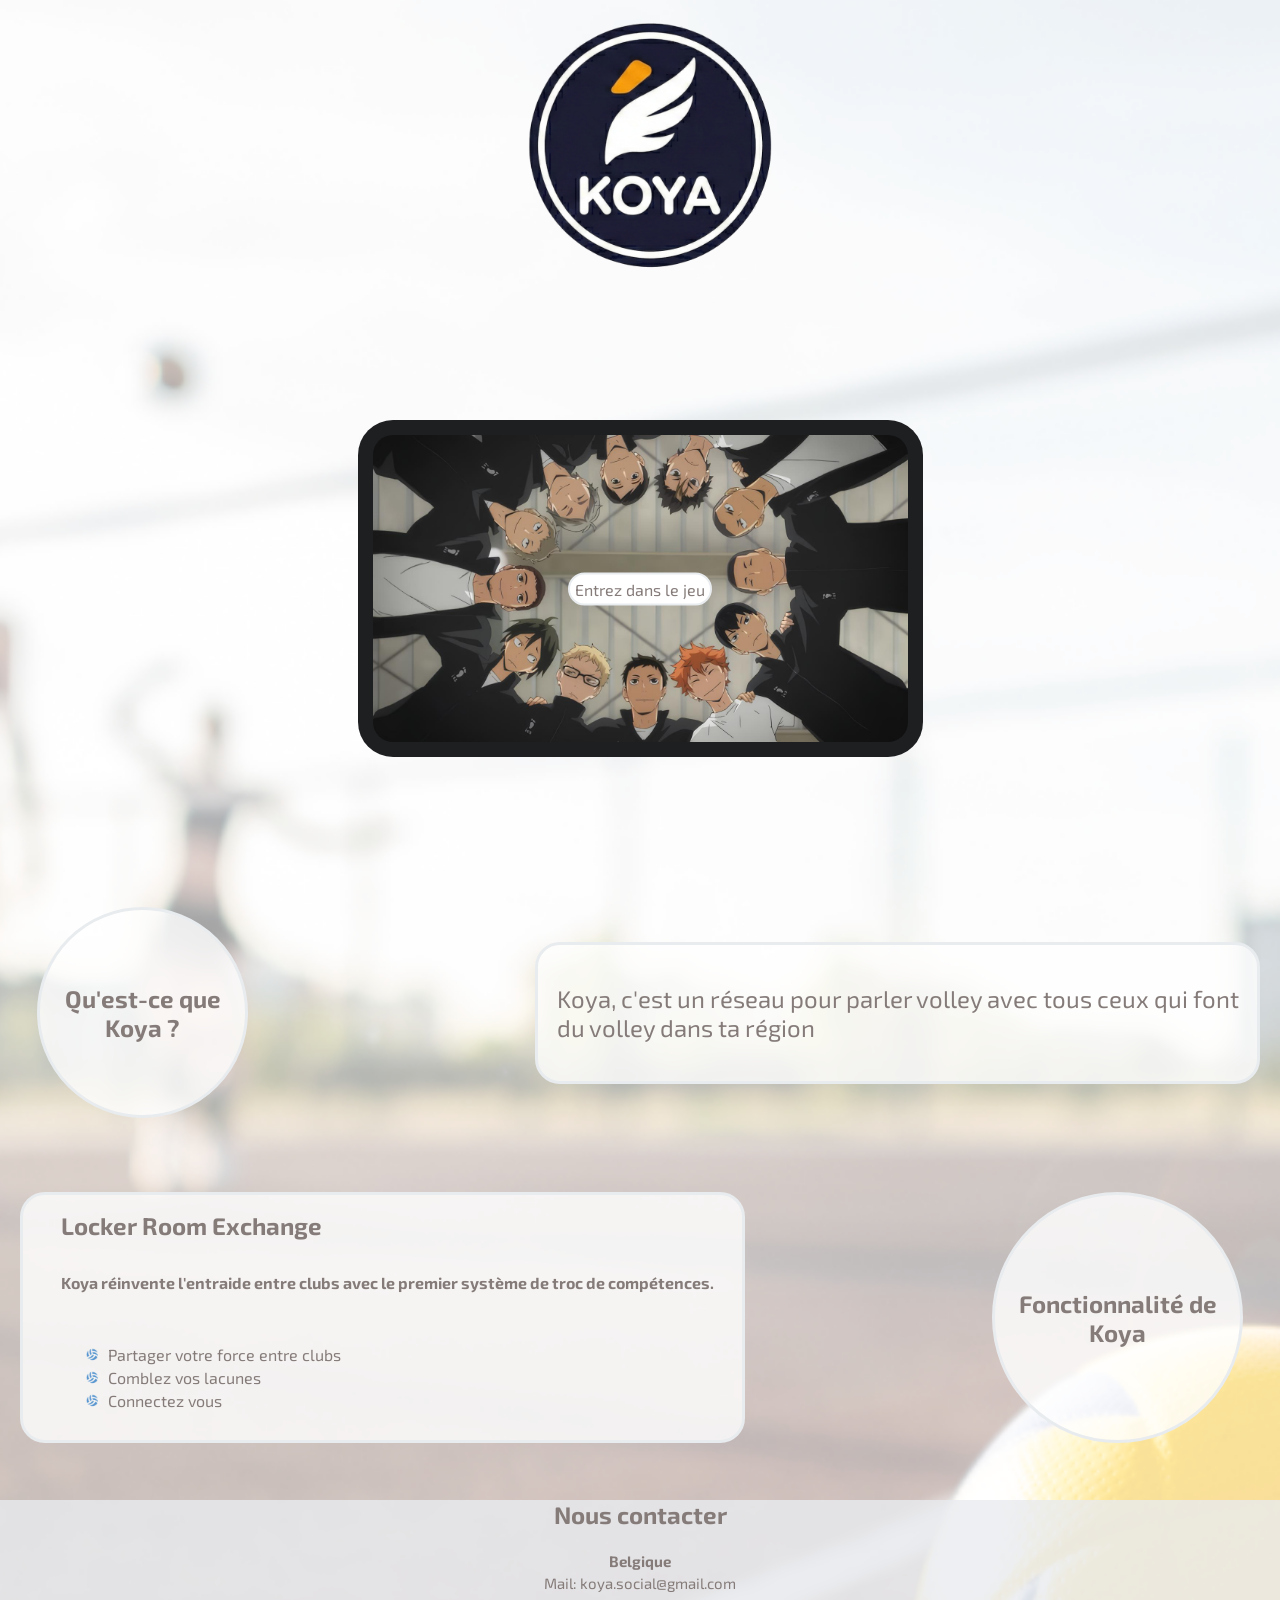
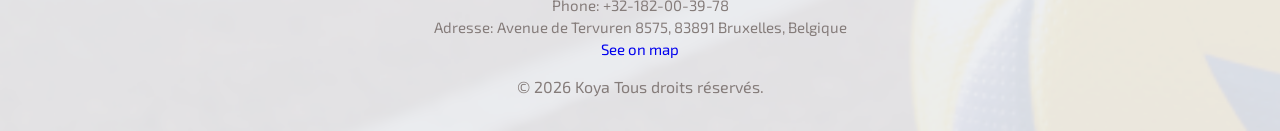
<file: index.html>
<!DOCTYPE html>
<html lang="fr">
<head>
    <meta charset="UTF-8">
    <meta name="viewport" content="width=device-width, initial-scale=1.0">
    <title>KOYA</title>
    <link rel="stylesheet" href="style/LDP.css">
    <link rel="shortcut icon" href="asset/image/Koya-icon.png">
</head>
<body>
    <header>    
        <img src="asset/image/Koya_logo.png" alt="Koya Logo">
    </header>
    <nav>
        <div class="button">
            <img src="asset/image/background-button.jpg" alt="button-background">
            <a href="pages/connexion.html" class="button-lien">Entrez dans le jeu</a>
        </div>
    </nav>
    <main>
        <section class="section-koya">
            <div class="koya-titre">
                <h2>Qu'est-ce que Koya ?</h2>
            </div>
            <div class="koya-txt">
                <p>Koya, c'est un réseau pour parler volley avec tous ceux qui font du volley dans ta région</p>
            </div>
        </section>
        <section class="section-fonction">
            <div class="fonction-txt">
                <h2 class="titre">Locker Room Exchange</h2>
                <h3 class="stitre">Koya réinvente l'entraide entre clubs avec le premier système de troc de compétences.</h3>
                <br>
                <ul>
                    <li>Partager votre force entre clubs</li>
                    <li>Comblez vos lacunes</li>
                    <li>Connectez vous</li>
                </ul>
            </div>
            <div class="fonction-titre">
                <h2>Fonctionnalité de Koya</h2>
            </div>
        </section>
    </main>
    <footer>
        <h2>Nous contacter</h2>
        <table>
            <tr>
                <th>
                    Belgique
                </th>
            </tr>
            <td>
                Mail: koya.social@gmail.com
            </td>
            <tr>
                <td>
                    Phone: +32-182-00-39-78
                </td>
            </tr>
            <tr>
                <td>
                    Adresse: Avenue de Tervuren 8575, 83891 Bruxelles, Belgique
                </td>
            </tr>
            <tr>
                <td>
                    <a href="https://www.google.com/maps/search/Avenue+de+Tervuren+8575,+83891+Bruxelles,+Belgique/@50.8385765,4.3967435,16.17z?entry=ttu&g_ep=EgoyMDI2MDEyMS4wIKXMDSoASAFQAw%3D%3D" target="_blank">See on map</a>
                </td>
            </tr>
        </table>
        <p>&copy; 2026 Koya Tous droits réservés.</p>
        <br>
    </footer>
</body>
</html>
</file>
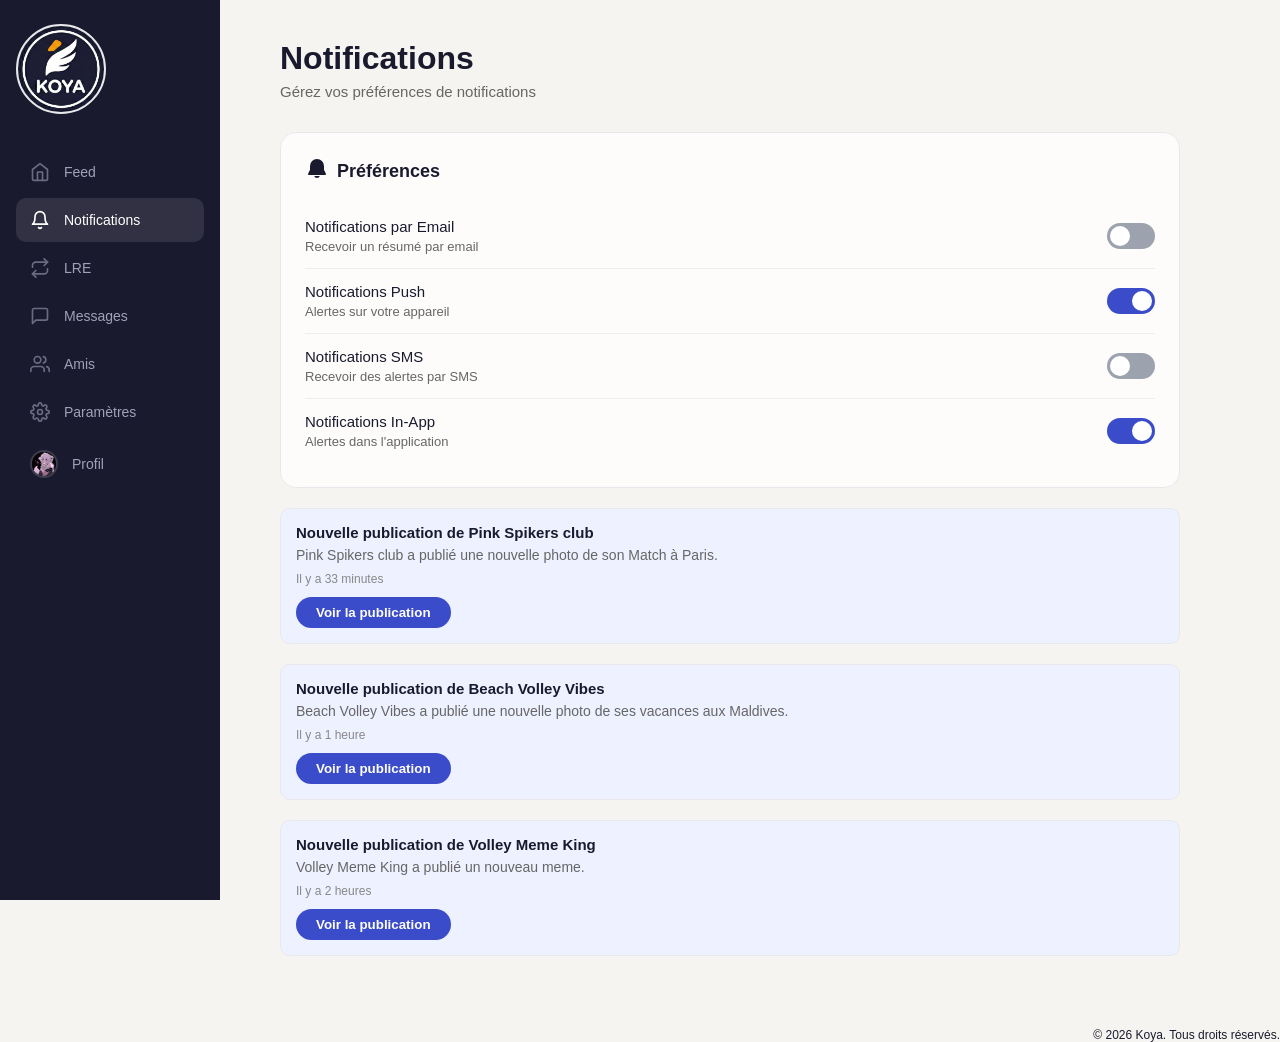
<file: pages/notifs.html>
<!DOCTYPE html>
<html lang="fr">
<head>
    <meta charset="UTF-8">
    <meta name="viewport" content="width=device-width, initial-scale=1.0">
    <title>Notifications</title>
    <link rel="stylesheet" href="../style/notifs.css">
    <link rel="stylesheet" href="../style/common.css">
    <link rel="shortcut icon" href="../asset/image/Koya-icon.png">
</head>
<body>
    <aside class="sidebar left-sidebar">
        <p class="logo">
            <img src="../asset/image/Koya_logo.png" alt="Logo KOYA">
        </p>
        <nav>
            <a href="feed.html">
                <svg xmlns="http://www.w3.org/2000/svg" width="20" height="20" viewBox="0 0 24 24" fill="none" stroke="currentColor" stroke-width="2" stroke-linecap="round" stroke-linejoin="round"><path d="M3 9l9-7 9 7v11a2 2 0 0 1-2 2H5a2 2 0 0 1-2-2z"/><polyline points="9 22 9 12 15 12 15 22"/></svg>
                <span>Feed</span>
            </a>
            <a href="notifs.html" class="active">
                <svg xmlns="http://www.w3.org/2000/svg" width="20" height="20" viewBox="0 0 24 24" fill="none" stroke="currentColor" stroke-width="2" stroke-linecap="round" stroke-linejoin="round"><path d="M18 8A6 6 0 0 0 6 8c0 7-3 9-3 9h18s-3-2-3-9"/><path d="M13.73 21a2 2 0 0 1-3.46 0"/></svg>
                <span>Notifications</span>
            </a>
            <a href="lre-menu.html">
                <svg xmlns="http://www.w3.org/2000/svg" width="20" height="20" viewBox="0 0 24 24" fill="none" stroke="currentColor" stroke-width="2" stroke-linecap="round" stroke-linejoin="round"><path d="M17 1l4 4-4 4"/><path d="M3 11V9a4 4 0 0 1 4-4h14"/><path d="M7 23l-4-4 4-4"/><path d="M21 13v2a4 4 0 0 1-4 4H3"/></svg>
                <span>LRE</span>
            </a>
            <a href="messagerie.html">
                <svg xmlns="http://www.w3.org/2000/svg" width="20" height="20" viewBox="0 0 24 24" fill="none" stroke="currentColor" stroke-width="2" stroke-linecap="round" stroke-linejoin="round"><path d="M21 15a2 2 0 0 1-2 2H7l-4 4V5a2 2 0 0 1 2-2h14a2 2 0 0 1 2 2z"/></svg>
                <span>Messages</span>
            </a>
            <a href="amis.html">
                <svg xmlns="http://www.w3.org/2000/svg" width="20" height="20" viewBox="0 0 24 24" fill="none" stroke="currentColor" stroke-width="2" stroke-linecap="round" stroke-linejoin="round"><path d="M17 21v-2a4 4 0 0 0-4-4H5a4 4 0 0 0-4 4v2"/><circle cx="9" cy="7" r="4"/><path d="M23 21v-2a4 4 0 0 0-3-3.87"/><path d="M16 3.13a4 4 0 0 1 0 7.75"/></svg>
                <span>Amis</span>
            </a>
            <a href="settings.html">
                <svg xmlns="http://www.w3.org/2000/svg" width="20" height="20" viewBox="0 0 24 24" fill="none" stroke="currentColor" stroke-width="2" stroke-linecap="round" stroke-linejoin="round"><circle cx="12" cy="12" r="3"/><path d="M19.4 15a1.65 1.65 0 0 0 .33 1.82l.06.06a2 2 0 0 1-2.83 2.83l-.06-.06a1.65 1.65 0 0 0-1.82-.33 1.65 1.65 0 0 0-1 1.51V21a2 2 0 0 1-4 0v-.09A1.65 1.65 0 0 0 9 19.4a1.65 1.65 0 0 0-1.82.33l-.06.06a2 2 0 0 1-2.83-2.83l.06-.06A1.65 1.65 0 0 0 4.68 15a1.65 1.65 0 0 0-1.51-1H3a2 2 0 0 1 0-4h.09A1.65 1.65 0 0 0 4.6 9a1.65 1.65 0 0 0-.33-1.82l-.06-.06a2 2 0 0 1 2.83-2.83l.06.06A1.65 1.65 0 0 0 9 4.68a1.65 1.65 0 0 0 1-1.51V3a2 2 0 0 1 4 0v.09a1.65 1.65 0 0 0 1 1.51 1.65 1.65 0 0 0 1.82-.33l.06-.06a2 2 0 0 1 2.83 2.83l-.06.06A1.65 1.65 0 0 0 19.4 9a1.65 1.65 0 0 0 1.51 1H21a2 2 0 0 1 0 4h-.09a1.65 1.65 0 0 0-1.51 1z"/></svg>
                <span>Paramètres</span>
            </a>
            <a href="profil.html" class="profil-pic">
                <img src="../asset/image/Misha-logo.jpeg" alt="profil-pic">
                <span>Profil</span>
            </a>
        </nav>
    </aside>

    <main class="main-content">
        <div class="page-header">
            <h1 class="page-title">Notifications</h1>
            <p class="page-subtitle">Gérez vos préférences de notifications</p>
        </div>

        <div class="settings-section">
            <h2 class="section-title">
                <span class="section-icon">
                    <svg xmlns="http://www.w3.org/2000/svg" width="24" height="24" viewBox="0 0 24 24">
                        <g fill="none">
                            <path d="m12.594 23.258l-.012.002l-.071.035l-.02.004l-.014-.004l-.071-.036q-.016-.004-.024.006l-.004.01l-.017.428l.005.02l.01.013l.104.074l.015.004l.012-.004l.104-.074l.012-.016l.004-.017l-.017-.427q-.004-.016-.016-.018m.264-.113l-.014.002l-.184.093l-.01.01l-.003.011l.018.43l.005.012l.008.008l.201.092q.019.005.029-.008l.004-.014l-.034-.614q-.005-.019-.02-.022m-.715.002a.02.02 0 0 0-.027.006l-.006.014l-.034.614q.001.018.017.024l.015-.002l.201-.093l.01-.008l.003-.011l.018-.43l-.003-.012l-.01-.01z"/>
                            <path fill="currentColor" d="M12 2a7 7 0 0 0-7 7v3.528a1 1 0 0 1-.105.447l-1.717 3.433A1.1 1.1 0 0 0 4.162 18h15.676a1.1 1.1 0 0 0 .984-1.592l-1.716-3.433a1 1 0 0 1-.106-.447V9a7 7 0 0 0-7-7m0 19a3 3 0 0 1-2.83-2h5.66A3 3 0 0 1 12 21"/>
                        </g>
                    </svg>
                </span>
                Préférences
            </h2>

            <div class="setting-row">
                <div class="setting-label">
                    <div class="setting-name">Notifications par Email</div>
                    <div class="setting-desc">Recevoir un résumé par email</div>
                </div>
                <input type="checkbox" id="notif-email" class="toggle-input">
                <label for="notif-email" class="toggle-label"></label>
            </div>

            <div class="setting-row">
                <div class="setting-label">
                    <div class="setting-name">Notifications Push</div>
                    <div class="setting-desc">Alertes sur votre appareil</div>
                </div>
                <input type="checkbox" id="notif-push" class="toggle-input" checked>
                <label for="notif-push" class="toggle-label"></label>
            </div>

            <div class="setting-row">
                <div class="setting-label">
                    <div class="setting-name">Notifications SMS</div>
                    <div class="setting-desc">Recevoir des alertes par SMS</div>
                </div>
                <input type="checkbox" id="notif-sms" class="toggle-input">
                <label for="notif-sms" class="toggle-label"></label>
            </div>

            <div class="setting-row">
                <div class="setting-label">
                    <div class="setting-name">Notifications In-App</div>
                    <div class="setting-desc">Alertes dans l'application</div>
                </div>
                <input type="checkbox" id="notif-app" class="toggle-input" checked>
                <label for="notif-app" class="toggle-label"></label>
            </div>
        </div>

        <div class="fake-notif">
            <h3 class="notif-title">Nouvelle publication de Pink Spikers club</h3>
            <p class="notif-content">Pink Spikers club a publié une nouvelle photo de son Match à Paris.</p>
            <span class="notif-time">Il y a 33 minutes</span>
            <br>
            <button class="voir">
                <a href="feed.html">Voir la publication</a>
            </button>
        </div>

        <div class="fake-notif">
            <h3 class="notif-title">Nouvelle publication de Beach Volley Vibes</h3>
            <p class="notif-content">Beach Volley Vibes a publié une nouvelle photo de ses vacances aux Maldives.</p>
            <span class="notif-time">Il y a 1 heure</span>
            <br>
            <button class="voir">
                <a href="">Voir la publication</a>
            </button>
        </div>

        <div class="fake-notif">
            <h3 class="notif-title">Nouvelle publication de Volley Meme King</h3>
            <p class="notif-content">Volley Meme King a publié un nouveau meme.</p>
            <span class="notif-time">Il y a 2 heures</span>
            <br>
            <button class="voir">
                <a href="">Voir la publication</a>
            </button>
        </div>
    </main>
    <div id="amis-popup" class="popup">
        <div class="popup-content">
            <a href="#" class="popup-close">✕</a>
            <h2>Mes Amis</h2>
            <div class="amis-list">
                <div class="ami-item">
                    <div class="ami-info">
                        <p class="ami-name">Pink-Spikers-Club</p>
                        <p class="ami-role">Équipe • Dôme Sakura</p>
                    </div>
                    <button class="btn-message"><a href="messagerie.html">Message</a></button>
                </div>
                <div class="ami-item">
                    <div class="ami-info">
                        <p class="ami-name">Beach-Volley-Vibes</p>
                        <p class="ami-role">Équipe • Rochefort</p>
                    </div>
                    <button class="btn-message">Message</button>
                </div>
                <div class="ami-item">
                    <div class="ami-info">
                        <p class="ami-name">Volley-Meme-King</p>
                        <p class="ami-role">Club • Belgique</p>
                    </div>
                    <button class="btn-message">Message</button>
                </div>
            </div>
        </div>
    </div>

    <footer>
        <p>&copy; 2026 Koya. Tous droits réservés.</p>
    </footer>
</body>
</html>
</file>
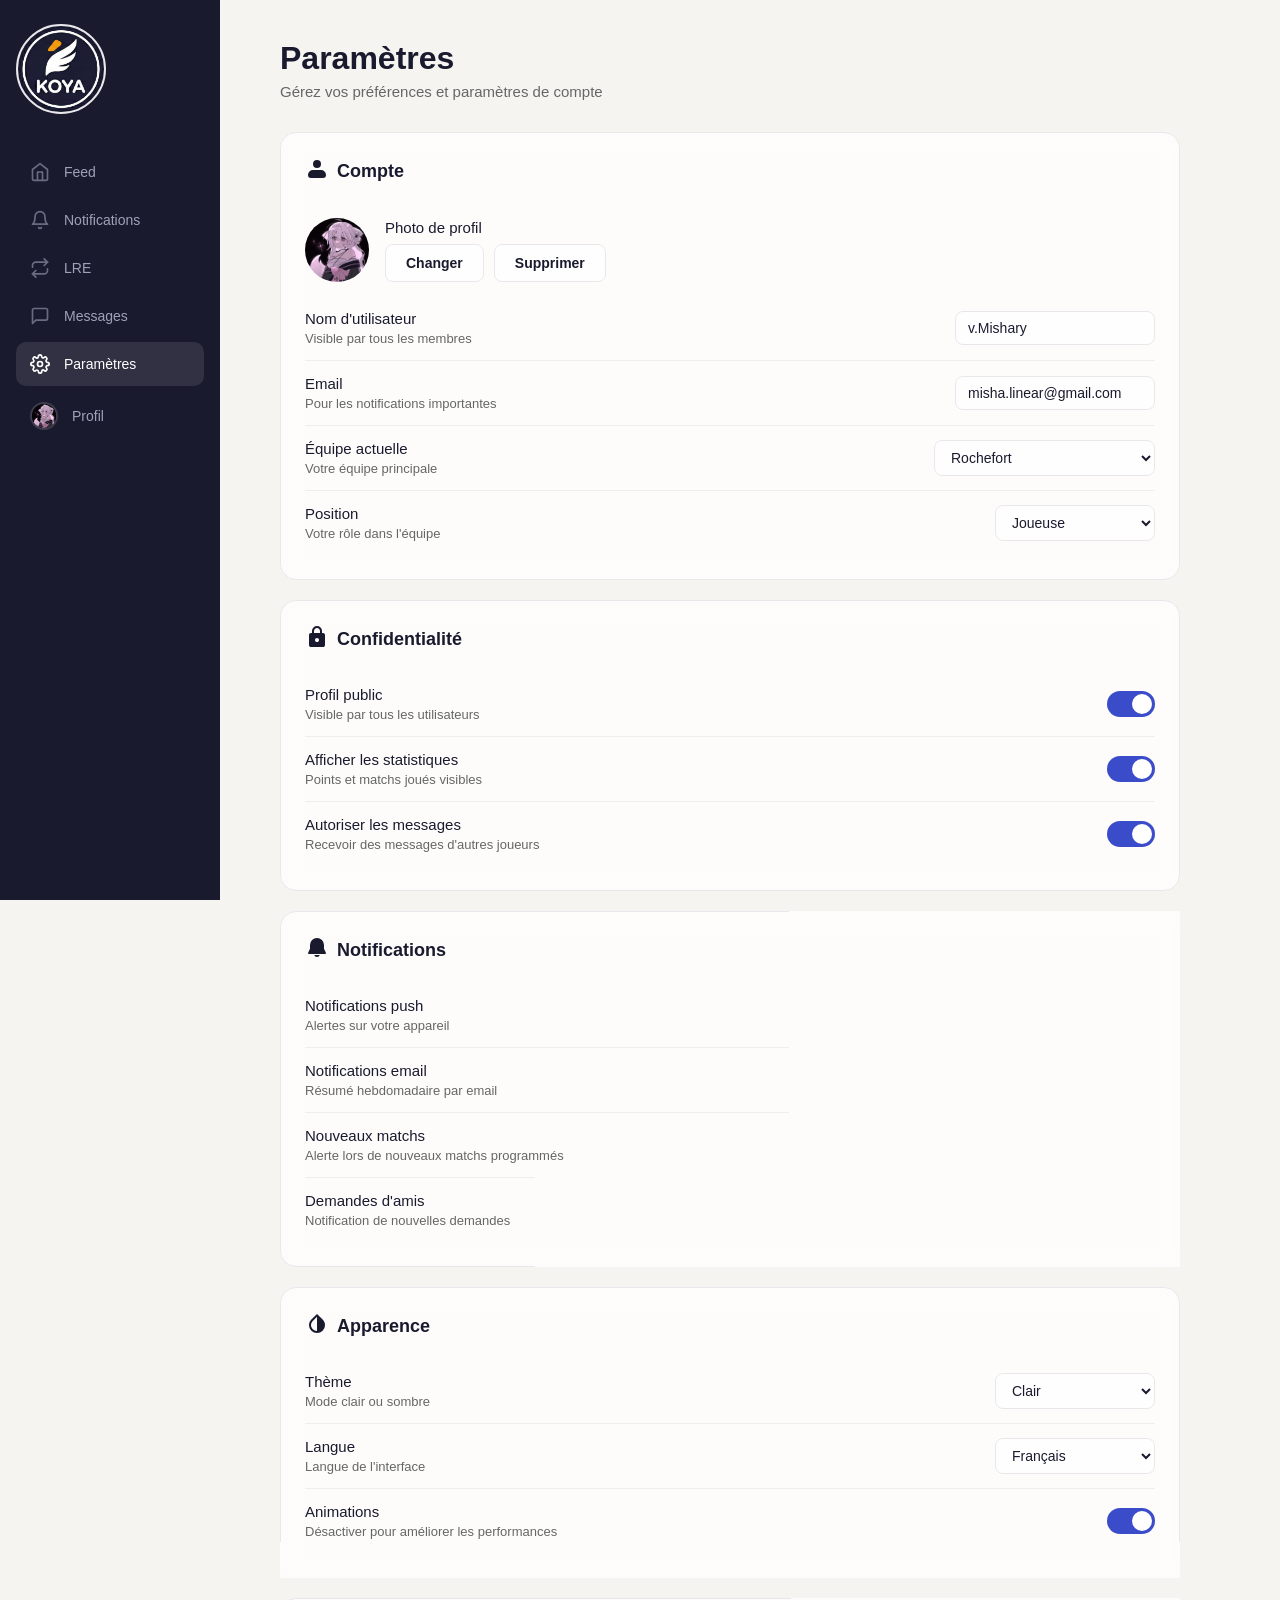
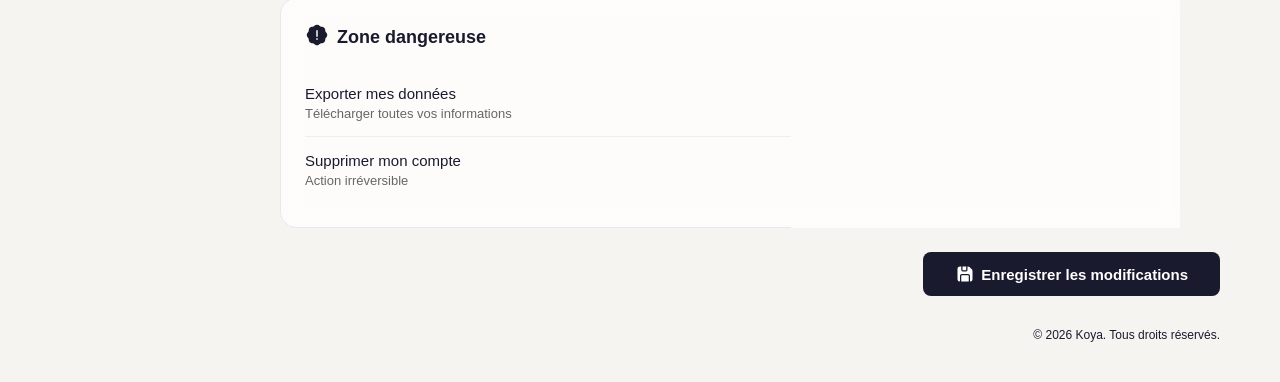
<file: pages/settings.html>
<!DOCTYPE html>
<html lang="fr">
<head>
    <meta charset="UTF-8">
    <meta name="viewport" content="width=device-width, initial-scale=1.0">
    <title>Settings</title>
    <link rel="stylesheet" href="../style/settings.css">
    <link rel="stylesheet" href="../style/common.css">
    <link rel="shortcut icon" href="../asset/image/Koya-icon.png">
</head>
<body>
    <main>
        <aside class="sidebar left-sidebar">
        <p class="logo">
            <img src="../asset/image/Koya_logo.png" alt="Logo KOYA">
        </p>
        <nav>
            <a href="feed.html">
                <svg xmlns="http://www.w3.org/2000/svg" width="20" height="20" viewBox="0 0 24 24" fill="none" stroke="currentColor" stroke-width="2" stroke-linecap="round" stroke-linejoin="round"><path d="M3 9l9-7 9 7v11a2 2 0 0 1-2 2H5a2 2 0 0 1-2-2z"/><polyline points="9 22 9 12 15 12 15 22"/></svg>
                <span>Feed</span>
            </a>
            <a href="notifs.html">
                <svg xmlns="http://www.w3.org/2000/svg" width="20" height="20" viewBox="0 0 24 24" fill="none" stroke="currentColor" stroke-width="2" stroke-linecap="round" stroke-linejoin="round"><path d="M18 8A6 6 0 0 0 6 8c0 7-3 9-3 9h18s-3-2-3-9"/><path d="M13.73 21a2 2 0 0 1-3.46 0"/></svg>
                <span>Notifications</span>
            </a>
            <a href="lre-menu.html">
                <svg xmlns="http://www.w3.org/2000/svg" width="20" height="20" viewBox="0 0 24 24" fill="none" stroke="currentColor" stroke-width="2" stroke-linecap="round" stroke-linejoin="round"><path d="M17 1l4 4-4 4"/><path d="M3 11V9a4 4 0 0 1 4-4h14"/><path d="M7 23l-4-4 4-4"/><path d="M21 13v2a4 4 0 0 1-4 4H3"/></svg>
                <span>LRE</span>
            </a>
            <a href="messagerie.html">
                <svg xmlns="http://www.w3.org/2000/svg" width="20" height="20" viewBox="0 0 24 24" fill="none" stroke="currentColor" stroke-width="2" stroke-linecap="round" stroke-linejoin="round"><path d="M21 15a2 2 0 0 1-2 2H7l-4 4V5a2 2 0 0 1 2-2h14a2 2 0 0 1 2 2z"/></svg>
                <span>Messages</span>
            </a>
            <a href="settings.html" class="active">
                <svg xmlns="http://www.w3.org/2000/svg" width="20" height="20" viewBox="0 0 24 24" fill="none" stroke="currentColor" stroke-width="2" stroke-linecap="round" stroke-linejoin="round"><circle cx="12" cy="12" r="3"/><path d="M19.4 15a1.65 1.65 0 0 0 .33 1.82l.06.06a2 2 0 0 1-2.83 2.83l-.06-.06a1.65 1.65 0 0 0-1.82-.33 1.65 1.65 0 0 0-1 1.51V21a2 2 0 0 1-4 0v-.09A1.65 1.65 0 0 0 9 19.4a1.65 1.65 0 0 0-1.82.33l-.06.06a2 2 0 0 1-2.83-2.83l.06-.06A1.65 1.65 0 0 0 4.68 15a1.65 1.65 0 0 0-1.51-1H3a2 2 0 0 1 0-4h.09A1.65 1.65 0 0 0 4.6 9a1.65 1.65 0 0 0-.33-1.82l-.06-.06a2 2 0 0 1 2.83-2.83l.06.06A1.65 1.65 0 0 0 9 4.68a1.65 1.65 0 0 0 1-1.51V3a2 2 0 0 1 4 0v.09a1.65 1.65 0 0 0 1 1.51 1.65 1.65 0 0 0 1.82-.33l.06-.06a2 2 0 0 1 2.83 2.83l-.06.06A1.65 1.65 0 0 0 19.4 9a1.65 1.65 0 0 0 1.51 1H21a2 2 0 0 1 0 4h-.09a1.65 1.65 0 0 0-1.51 1z"/></svg>
                <span>Paramètres</span>
            </a>
            <a href="profil.html" class="profil-pic">
                <img src="../asset/image/Misha-logo.jpeg" alt="profil-pic">
                <span>Profil</span>
            </a>
        </nav>
    </aside>
            <main class="main-content">
                <div class="page-header">
                    <h1 class="page-title">Paramètres</h1>
                    <p class="page-subtitle">Gérez vos préférences et paramètres de compte</p>
                </div>

                <section class="settings-section">
                    <h2 class="section-title">
                        <span class="section-icon">
                            <svg xmlns="http://www.w3.org/2000/svg" width="24" height="24" viewbox="0 0 24 24"><path fill="currentColor" fill-rule="evenodd" d="M8 7a4 4 0 1 1 8 0a4 4 0 0 1-8 0m0 6a5 5 0 0 0-5 5a3 3 0 0 0 3 3h12a3 3 0 0 0 3-3a5 5 0 0 0-5-5z" clip-rule="evenodd"/></svg>
                        </span>
                        Compte
                    </h2>

                    <div class="profile-pic-row">
                        <div class="profile-pic">
                            <img src="../asset/image/Misha-logo.jpeg" alt="">
                        </div>
                        <div>
                            <div class="setting-name">Photo de profil</div>
                            <div class="button-group">
                                <button class="btn btn-secondary">Changer</button>
                                <button class="btn btn-secondary">Supprimer</button>
                            </div>
                        </div>
                    </div>

                    <div class="setting-row">
                        <div class="setting-label">
                            <div class="setting-name">Nom d'utilisateur</div>
                            <div class="setting-desc">Visible par tous les membres</div>
                        </div>
                        <input type="text" class="text-input" value="v.Mishary" placeholder="Nom d'utilisateur">
                    </div>

                    <div class="setting-row">
                        <div class="setting-label">
                            <div class="setting-name">Email</div>
                            <div class="setting-desc">Pour les notifications importantes</div>
                        </div>
                        <input type="email" class="text-input" value="misha.linear@gmail.com" placeholder="Email">
                    </div>

                    <div class="setting-row">
                        <div class="setting-label">
                            <div class="setting-name">Équipe actuelle</div>
                            <div class="setting-desc">Votre équipe principale</div>
                        </div>
                        <select class="select-input">
                            <option value="">Rochefort</option>
                            <option value="">Bruxelles</option>
                            <option value="">Etterbeedk</option>
                            <option value="">Ixelles</option>
                            <option value="">Anderlecht</option>
                            <option value="">Koekelberg</option>
                            <option value="">Jette</option>
                            <option value="">Evere</option>
                            <option value="">Woluwé-St-Pierre</option>
                            <option value="">Auderghem</option>
                            <option value="">Watermael-Boitsfort</option>
                            <option value="">Uccle</option>
                            <option value="">Woluwé-St-Lambert</option>
                            <option value="">Limal</option>
                            <option value="">Chaumont-Gistoux</option>
                            <option value="">Rixensart</option>
                            <option value="">Ottignies-Louvain-La-Neuve</option>
                            <option value="">Perwez</option>
                            <option value="">Jodoigne</option>
                            <option value="">Nivelles</option>
                            <option value="">Baulers</option>
                            <option value="">Braine-l'Alleud</option>
                            <option value="">Mont-St-Guibert</option>
                            <option value="">Bousval</option>
                            <option value="">Tubize</option>
                            <option value="">Villers-la-Ville</option>
                            <option value="">Drogenbos</option>
                        </select>
                    </div>

                    <div class="setting-row">
                        <div class="setting-label">
                            <div class="setting-name">Position</div>
                            <div class="setting-desc">Votre rôle dans l'équipe</div>
                        </div>
                        <select class="select-input">
                            <option>Joueuse</option>
                            <option>Joueur</option>
                            <option>Coach</option>
                        </select>
                    </div>
                </section>
                <section class="settings-section">
                <h2 class="section-title">
                <span class="section-icon">
                    <svg xmlns="http://www.w3.org/2000/svg" width="24" height="24" viewbox="0 0 24 24"><path fill="currentColor" d="M6 22q-.825 0-1.412-.587T4 20V10q0-.825.588-1.412T6 8h1V6q0-2.075 1.463-3.537T12 1t3.538 1.463T17 6v2h1q.825 0 1.413.588T20 10v10q0 .825-.587 1.413T18 22zm7.413-5.587Q14 15.825 14 15t-.587-1.412T12 13t-1.412.588T10 15t.588 1.413T12 17t1.413-.587M9 8h6V6q0-1.25-.875-2.125T12 3t-2.125.875T9 6z"/></svg>
                </span>
                Confidentialité
                </h2>
                <div class="setting-row">
                <div class="setting-label">
                    <div class="setting-name">Profil public</div>
                    <div class="setting-desc">Visible par tous les utilisateurs</div>
                </div>
                <input type="checkbox" id="public-profile" class="toggle-input" checked>
                <label for="public-profile" class="toggle-label"></label>
                </div>

                <div class="setting-row">
                <div class="setting-label">
                    <div class="setting-name">Afficher les statistiques</div>
                    <div class="setting-desc">Points et matchs joués visibles</div>
                </div>
                <input type="checkbox" id="show-stats" class="toggle-input" checked>
                <label for="show-stats" class="toggle-label"></label>
                </div>

                <div class="setting-row">
                <div class="setting-label">
                    <div class="setting-name">Autoriser les messages</div>
                    <div class="setting-desc">Recevoir des messages d'autres joueurs</div>
                </div>
                <input type="checkbox" id="allow-messages" class="toggle-input" checked>
                <label for="allow-messages" class="toggle-label"></label>
                </div>
            </section>
            <section class="settings-section">
                <h2 class="section-title">
                <span class="section-icon">
                    <svg xmlns="http://www.w3.org/2000/svg" width="24" height="24" viewbox="0 0 24 24"><g fill="none"><path d="m12.594 23.258l-.012.002l-.071.035l-.02.004l-.014-.004l-.071-.036q-.016-.004-.024.006l-.004.01l-.017.428l.005.02l.01.013l.104.074l.015.004l.012-.004l.104-.074l.012-.016l.004-.017l-.017-.427q-.004-.016-.016-.018m.264-.113l-.014.002l-.184.093l-.01.01l-.003.011l.018.43l.005.012l.008.008l.201.092q.019.005.029-.008l.004-.014l-.034-.614q-.005-.019-.02-.022m-.715.002a.02.02 0 0 0-.027.006l-.006.014l-.034.614q.001.018.017.024l.015-.002l.201-.093l.01-.008l.003-.011l.018-.43l-.003-.012l-.01-.01z"/><path fill="currentColor" d="M12 2a7 7 0 0 0-7 7v3.528a1 1 0 0 1-.105.447l-1.717 3.433A1.1 1.1 0 0 0 4.162 18h15.676a1.1 1.1 0 0 0 .984-1.592l-1.716-3.433a1 1 0 0 1-.106-.447V9a7 7 0 0 0-7-7m0 19a3 3 0 0 1-2.83-2h5.66A3 3 0 0 1 12 21"/></g></svg>
                </span>
                Notifications
                </h2>

                <div class="setting-row">
                <div class="setting-label">
                    <div class="setting-name">Notifications push</div>
                    <div class="setting-desc">Alertes sur votre appareil</div>
                </div>
                <input type="checkbox" id="push-notif" class="toggle-input" checked>
                <label for="push-notif" class="toggle-label"></label>
                </div>

                <div class="setting-row">
                <div class="setting-label">
                    <div class="setting-name">Notifications email</div>
                    <div class="setting-desc">Résumé hebdomadaire par email</div>
                </div>
                <input type="checkbox" id="email-notif" class="toggle-input">
                <label for="email-notif" class="toggle-label"></label>
                </div>

                <div class="setting-row">
                <div class="setting-label">
                    <div class="setting-name">Nouveaux matchs</div>
                    <div class="setting-desc">Alerte lors de nouveaux matchs programmés</div>
                </div>
                <input type="checkbox" id="new-match" class="toggle-input" checked>
                <label for="new-match" class="toggle-label"></label>
                </div>

                <div class="setting-row">
                <div class="setting-label">
                    <div class="setting-name">Demandes d'amis</div>
                    <div class="setting-desc">Notification de nouvelles demandes</div>
                </div>
                <input type="checkbox" id="friend-req" class="toggle-input" checked>
                <label for="friend-req" class="toggle-label"></label>
                </div>
            </section>
            <section class="settings-section">
            <h2 class="section-title">
            <span class="section-icon">
                <svg xmlns="http://www.w3.org/2000/svg" width="24" height="24" viewbox="0 0 24 24"><path fill="currentColor" d="M12 21q-3.325 0-5.663-2.3T4 13.125q0-1.65.625-3.062T6.35 7.55L12 2l5.65 5.55q1.1 1.1 1.725 2.513T20 13.125q0 3.275-2.337 5.575T12 21m0-2V4.8L7.75 9q-.875.825-1.312 1.875T6 13.125q0 2.425 1.75 4.15T12 19"/></svg>
            </span>
            Apparence
            </h2>

            <div class="setting-row">
            <div class="setting-label">
                <div class="setting-name">Thème</div>
                <div class="setting-desc">Mode clair ou sombre</div>
            </div>
            <select class="select-input">
                <option>Clair</option>
                <option>Sombre</option>
                <option>Automatique</option>
            </select>
            </div>

            <div class="setting-row">
            <div class="setting-label">
                <div class="setting-name">Langue</div>
                <div class="setting-desc">Langue de l'interface</div>
            </div>
            <select class="select-input">
                <option>Français</option>
                <option>English</option>
                <option>Nederlands</option>
                <option>Deutsch</option>
            </select>
            </div>

            <div class="setting-row">
            <div class="setting-label">
                <div class="setting-name">Animations</div>
                <div class="setting-desc">Désactiver pour améliorer les performances</div>
            </div>
            <input type="checkbox" id="animations" class="toggle-input" checked>
            <label for="animations" class="toggle-label"></label>
            </div>
        </section>
        <section class="settings-section">
            <h2 class="section-title">
            <span class="section-icon">
                <svg xmlns="http://www.w3.org/2000/svg" width="24" height="24" viewbox="0 0 24 24"><path fill="currentColor" d="M13.435 2.075a3.33 3.33 0 0 0-2.87 0c-.394.189-.755.497-1.26.928l-.079.066a2.56 2.56 0 0 1-1.58.655l-.102.008c-.662.053-1.135.09-1.547.236a3.33 3.33 0 0 0-2.03 2.029c-.145.412-.182.885-.235 1.547l-.008.102a2.56 2.56 0 0 1-.655 1.58l-.066.078c-.431.506-.74.867-.928 1.261a3.33 3.33 0 0 0 0 2.87c.189.394.497.755.928 1.26l.066.079c.41.48.604.939.655 1.58l.008.102c.053.662.09 1.135.236 1.547a3.33 3.33 0 0 0 2.029 2.03c.412.145.885.182 1.547.235l.102.008c.629.05 1.09.238 1.58.655l.078.066c.506.431.867.74 1.261.928a3.33 3.33 0 0 0 2.87 0c.394-.189.755-.497 1.26-.928l.079-.066c.48-.41.939-.604 1.58-.655l.102-.008c.662-.053 1.135-.09 1.547-.236a3.33 3.33 0 0 0 2.03-2.029c.145-.412.182-.885.235-1.547l.008-.102c.05-.629.238-1.09.655-1.58l.066-.079c.431-.505.74-.866.928-1.26a3.33 3.33 0 0 0 0-2.87c-.189-.394-.497-.755-.928-1.26l-.066-.079a2.56 2.56 0 0 1-.655-1.58l-.008-.102c-.053-.662-.09-1.135-.236-1.547a3.33 3.33 0 0 0-2.029-2.03c-.412-.145-.885-.182-1.547-.235l-.102-.008a2.56 2.56 0 0 1-1.58-.655l-.079-.066c-.505-.431-.866-.74-1.26-.928M12 6.877a.75.75 0 0 1 .75.75v5.5a.75.75 0 0 1-1.5 0v-5.5a.75.75 0 0 1 .75-.75m.75 8.996v.5a.75.75 0 0 1-1.5 0v-.5a.75.75 0 0 1 1.5 0"/></svg>
            </span>
            Zone dangereuse
            </h2>

            <div class="setting-row">
            <div class="setting-label">
                <div class="setting-name">Exporter mes données</div>
                <div class="setting-desc">Télécharger toutes vos informations</div>
            </div>
            <button class="btn btn-secondary">Exporter</button>
            </div>

            <div class="setting-row">
            <div class="setting-label">
                <div class="setting-name">Supprimer mon compte</div>
                <div class="setting-desc">Action irréversible</div>
            </div>
            <button class="btn btn-danger">Supprimer</button>
            </div>
        </section>
        <div style="margin-top: 24px; text-align: right;">
            <button class="btn" style="padding: 12px 32px; font-size: 15px;">
            <svg xmlns="http://www.w3.org/2000/svg" width="20" height="20" viewbox="0 0 16 16"><path fill="currentColor" d="M5 2v2.5A1.5 1.5 0 0 0 6.5 6h2A1.5 1.5 0 0 0 10 4.5V2h.379a2 2 0 0 1 1.414.586l1.621 1.621A2 2 0 0 1 14 5.621V12a2 2 0 0 1-2 2V9.5A1.5 1.5 0 0 0 10.5 8h-5C4.673 8 4 8.669 4 9.498V14a2 2 0 0 1-2-2V4a2 2 0 0 1 2-2zm1 0v2.5a.5.5 0 0 0 .5.5h2a.5.5 0 0 0 .5-.5V2zM5 14h6V9.5a.5.5 0 0 0-.5-.5h-5c-.277 0-.5.223-.5.498z"/></svg> Enregistrer les modifications
            </button>
        </div>
        <div id="amis-popup" class="popup">
        <div class="popup-content">
            <a href="#" class="popup-close">✕</a>
            <h2>Mes Amis</h2>
            
            <div class="amis-list">
                <div class="ami-item">
                    <div class="ami-info">
                        <p class="ami-name">Pink-Spikers-Club</p>
                        <p class="ami-role">Équipe • Dôme Sakura</p>
                    </div>
                    <button class="btn-message"><a href="messagerie.html">Message</a></button>
                </div>

                <div class="ami-item">
                    <div class="ami-info">
                        <p class="ami-name">Beach-Volley-Vibes</p>
                        <p class="ami-role">Équipe • Rochefort</p>
                    </div>
                    <button class="btn-message">Message</button>
                </div>

                <div class="ami-item">
                    <div class="ami-info">
                        <p class="ami-name">Volley-Meme-King</p>
                        <p class="ami-role">Club • Belgique</p>
                    </div>
                    <button class="btn-message">Message</button>
                </div>
            </div>
        </div>
    </div>
    <footer>
        <p>&copy; 2026 Koya. Tous droits réservés.</p>
    </footer>
    </main>
</body>
</html>
</file>
<file: style/LDP.css>
body {
    font-family: Exo;
    background-color: #f2f2f2;
    margin: 0;
    /*src="https://www.w3schools.com/cssref/pr_background-image.php"*/
    background-image: url('/asset/image/background.png');
    background-size: cover;
    background-position: center;
    background-repeat: no-repeat;
}

a {
    text-decoration: none;
}

header {
    display: flex;
    font-family: Bebas;
    align-items: center;
}

header img {
    width: 250px;
    height: 250px;
    margin-top: 20px;
    margin-left: 41%;
}

nav {
    display: flex;
    justify-content: center;
    padding-top: 150px;
    padding-bottom: 113px;
}

.button {
    position: relative;
    /* src="Recherche dans les option de vscode*/
    display: inline-block;
    background-color: #1D1F21;
    border-radius: 35px;
    padding: 15px;
}

nav img {
    width: 535px;
    height: 307px;
    display: block;
    border-radius: 20px;
}

.button-lien {
    /* src="https://www.w3schools.com/cssref/css3_pr_transform.php"*/
    position: absolute;
    top: 50%;
    left: 50%;
    transform: translate(-50%, -50%);
    color: #857C7A;
    background-color: #ffffff;
    border-radius: 20px;
    border:solid #E9ECEF 2px;
    padding: 5px;
}

.section-koya {
    display: flex;
    align-items: center;
    justify-content: space-between;
}

.koya-titre {
    display: flex;
    text-align: center;
    align-items: center;
    width: 205px;
    height: 205px;
    background-color: #ffffffCC;
    border-radius: 50%;
    border: solid #E9ECEF 3px;
    margin: 37px;
    color: #857C7A;
}

.koya-txt {
    padding-left: 19px;
    margin-right: 20px;
    padding-right: 0;
    display: flex;
    width: 700px;
    height: 136px;
    background-color: #ffffffCC;
    border-radius: 25px;
    border: solid #E9ECEF 3px;
    justify-content: flex-end;
    font-size: 24px;
    align-items: center;
    color: #857C7A;
}

.section-fonction {
    display: flex;
    align-items: center;
    justify-content: space-between;
}

.fonction-titre {
    display: flex;
    text-align: center;
    align-items: center;
    width: 245px;
    height: 245px;
    background-color: #ffffffCC;
    border-radius: 50%;
    border: solid #E9ECEF 3px;
    margin: 37px;
    color: #857C7A;
}

.fonction-txt {
    display: flex;
    flex-wrap: wrap;
    margin-left: 20px;
    text-align: start;
    padding-left: 19px;
    padding-right: 0;
    display: flex;
    width: 700px;
    height: 245px;
    background-color: #ffffffCC;
    border-radius: 25px;
    border: solid #E9ECEF 3px;
    color: #857C7A;
}

.titre {
    font-size: 24px;
    margin: 0;
    margin-top: 16px;
    margin-left: 19px;
}

.stitre {
    font-size: 16px;
    margin: 19px;
}

footer {
    text-align: center;
    background-color: #E9ECEFCC;
    color: #857C7A;
}
footer table {
    display: flex;
    justify-content: center;
    font-size: 15px;
}

ul {
    /* src="https://karac.ch/blog/tout-savoir-sur-les-listes-a-puces-et-numerotees-html#puces-perso"*/
    list-style-type: none;
}
li::before {
    display: inline-block;
    position: relative;
    width: 20px;
    height: 20px;
    top: 0.4rem;
    margin-right: 0.4rem;
    content: "";
    background-image: url(/asset/image/puce.png);
    background-size: contain;
    background-repeat: no-repeat;
}

@font-face {
    font-family: Bebas;
    src: url(font/BebasNeue-Regular.otf);
}

@font-face {
    font-family: Nato;
    src: url(font/NotoSansJP-VariableFont_wght.ttf);
}

@font-face {
    font-family: Exo;
    src: url(font/Exo2-VariableFont_wght.ttf);
}
</file>
<file: style/notifs.css>
@font-face {
    font-family: Noto;
    src: url(font/NotoSansJP-VariableFont_wght.ttf);
}

.fake-notif {
    background-color: var(--color-tag-bg);
    padding: 15px;
    border-radius: 10px;
    margin-top: 20px;
    max-width: 900px;
    border: 1px solid var(--color-border);
}

.notif-title {
    font-size: 15px;
    font-weight: 600;
    color: var(--color-text-primary);
    margin-bottom: 6px;
}

.notif-content {
    font-size: 14px;
    color: var(--color-text-secondary);
    margin-bottom: 6px;
}

.notif-time {
    font-size: 12px;
    color: var(--color-text-muted);
}

.voir {
    display: inline-block;
    margin-top: 10px;
    background-color: var(--color-tag-text);
    color: var(--color-white);
    border-radius: 30px;
    padding: 8px 20px;
    width: fit-content;
    border: none;
    font-weight: bold;
    cursor: pointer;
    transition: 0.3s;
}

.voir:hover { background-color: var(--color-dark); transform: scale(1.05); }
.voir a { color: var(--color-white); text-decoration: none; }
</file>
<file: style/common.css>
:root {
    --color-bg: #f5f4f0;
    --color-dark: #1a1a2e;
    --color-white: #ffffff;
    --color-text-primary: #1a1a2e;
    --color-text-secondary: #666666;
    --color-text-muted: #888888;
    --color-text-faint: #a0a0b8;
    --color-border: #e8e8ec;
    --color-tabs-bg: #ebebee;
    --color-tag-bg: #eef1ff;
    --color-tag-text: #3b4cca;
    --color-tag-border: #c5cbf5;
    --color-pending-bg: #fff8e1;
    --color-pending-text: #8a6a00;
    --color-pending-border: #ffe082;
    --color-pending-dot: #f59e0b;
    --color-active-bg: #e8f5e9;
    --color-active-text: #2e7d32;
    --color-active-border: #a5d6a7;
    --color-active-dot: #4caf50;
    --color-done-bg: #f3f4f6;
    --color-done-text: #555555;
    --color-done-border: #d1d5db;
    --color-done-dot: #9ca3af;
}

*, *::before, *::after {
    box-sizing: border-box;
    margin: 0;
    padding: 0;
    font-family: "Montserrat", sans-serif;
}

body {
    background-color: var(--color-bg);
}

p {
    color: var(--color-text-primary);
}

a {
    text-decoration: none;
    color: var(--color-white);
}

button {
    border: none;
    background: none;
    cursor: pointer;
}

footer {
    display: flex;
    justify-content: flex-end;
    margin-top: 32px;
    text-align: center;
    color: var(--color-text-muted);
    font-size: 12px;
}

footer p {
    align-items: flex-end;
    margin: 0;
}

.left-sidebar {
    position: fixed;
    left: 0;
    width: 220px;
    height: 100vh;
    padding: 24px 16px;
    background-color: var(--color-dark);
    display: flex;
    flex-direction: column;
    z-index: 100;
}

.left-sidebar .logo {
    display: flex;
    align-items: center;
    gap: 10px;
    color: var(--color-white);
    font-size: 18px;
    font-weight: 700;
    letter-spacing: 2px;
    margin-bottom: 36px;
    text-decoration: none;
}

.left-sidebar .logo img {
    width: 90px;
    height: 90px;
    object-fit: cover;
    border-radius: 50%;
    border: 2px solid var(--color-border);
}

nav {
    display: flex;
    flex-direction: column;
    gap: 4px;
}

nav a {
    display: flex;
    align-items: center;
    gap: 14px;
    padding: 12px 14px;
    border-radius: 10px;
    color: var(--color-text-faint);
    text-decoration: none;
    font-size: 14px;
    font-weight: 500;
    transition: background 0.18s, color 0.18s;
}

nav a svg {
    flex-shrink: 0;
    opacity: 0.6;
    transition: opacity 0.18s;
}

nav a img {
    width: 28px;
    height: 28px;
    border-radius: 50%;
    object-fit: cover;
    flex-shrink: 0;
    border: 2px solid rgba(255,255,255,0.15);
}

nav a span {
    color: var(--color-text-faint);
    transition: color 0.18s;
}

nav a:hover {
    background-color: rgba(255, 255, 255, 0.08);
    color: var(--color-white);
}

nav a:hover span {
    color: var(--color-white);
}

nav a:hover svg {
    opacity: 1;
}

nav a.active {
    background-color: rgba(255, 255, 255, 0.1);
    color: var(--color-white);
}

nav a.active span {
    color: var(--color-white);
}

nav a.active svg {
    opacity: 1;
}

nav a.profil-pic:hover img {
    filter: none;
}

.main-content {
    margin-left: 220px;
    padding: 40px 60px;
    min-height: 100vh;
}

.page-header {
    margin-bottom: 32px;
}

.page-title {
    font-size: 32px;
    font-weight: 700;
    color: var(--color-text-primary);
    margin-bottom: 6px;
}

.page-subtitle {
    font-size: 15px;
    color: var(--color-text-secondary);
}

.settings-section {
    background: rgba(255, 255, 255, 0.75);
    backdrop-filter: blur(8px);
    border-radius: 16px;
    padding: 24px;
    margin-bottom: 20px;
    border: 1px solid var(--color-border);
    max-width: 900px;
}

.section-title {
    font-size: 18px;
    font-weight: 600;
    color: var(--color-text-primary);
    margin-bottom: 18px;
    display: flex;
    align-items: center;
    gap: 8px;
}

.section-icon {
    font-size: 20px;
}

.setting-row {
    display: flex;
    justify-content: space-between;
    align-items: center;
    padding: 14px 0;
    border-bottom: 1px solid rgba(0, 0, 0, 0.06);
}

.setting-row:last-child {
    border-bottom: none;
}

.setting-label {
    display: flex;
    flex-direction: column;
    gap: 4px;
}

.setting-name {
    font-size: 15px;
    font-weight: 500;
    color: var(--color-text-primary);
}

.setting-desc {
    font-size: 13px;
    color: var(--color-text-secondary);
}

.toggle-input {
    display: none;
}

.toggle-label {
    width: 48px;
    height: 26px;
    background: var(--color-done-dot);
    border-radius: 13px;
    position: relative;
    cursor: pointer;
    transition: background 0.3s;
    display: inline-block;
}

.toggle-label::after {
    content: '';
    position: absolute;
    width: 20px;
    height: 20px;
    background: var(--color-white);
    border-radius: 50%;
    top: 3px;
    left: 3px;
    transition: transform 0.3s;
    pointer-events: none;
}

.toggle-input:checked + .toggle-label {
    background: var(--color-tag-text);
}

.toggle-input:checked + .toggle-label::after {
    transform: translateX(22px);
}

.popup {
    display: none;
    position: fixed;
    inset: 0;
    background: rgba(0, 0, 0, 0.7);
    backdrop-filter: blur(4px);
    align-items: center;
    justify-content: center;
    z-index: 9999;
}

.popup:target {
    display: flex;
}

.popup-content {
    background: var(--color-white);
    border-radius: 16px;
    padding: 32px;
    max-width: 500px;
    width: 90%;
    max-height: 80vh;
    overflow-y: auto;
    position: relative;
    border: 1px solid var(--color-border);
}

.popup-content h2 {
    color: var(--color-text-primary);
    margin-bottom: 24px;
    font-size: 24px;
    font-weight: 700;
}

.popup-close {
    position: absolute;
    top: 16px;
    right: 16px;
    font-size: 24px;
    color: var(--color-text-muted);
    text-decoration: none;
    width: 32px;
    height: 32px;
    display: flex;
    align-items: center;
    justify-content: center;
    border-radius: 50%;
    transition: background 0.2s;
}

.popup-close:hover {
    background: rgba(0, 0, 0, 0.05);
}

.amis-list {
    display: flex;
    flex-direction: column;
    gap: 12px;
}

.ami-item {
    display: flex;
    align-items: center;
    gap: 12px;
    padding: 12px;
    border-radius: 12px;
    background: rgba(195, 227, 255, 0.2);
    border: 1px solid var(--color-border);
    transition: background 0.2s;
}

.ami-item:hover {
    background: rgba(195, 227, 255, 0.4);
}

.ami-avatar {
    width: 48px;
    height: 48px;
    border-radius: 50%;
    object-fit: cover;
    border: 2px solid var(--color-border);
    background: var(--color-white);
    flex-shrink: 0;
}

.ami-info {
    flex: 1;
    min-width: 0;
}

.ami-name {
    font-size: 14px;
    font-weight: 600;
    color: var(--color-text-primary);
    margin-bottom: 2px;
}

.ami-role {
    font-size: 12px;
    color: var(--color-text-secondary);
}

.btn-message {
    background: var(--color-dark);
    color: var(--color-white);
    border: none;
    border-radius: 8px;
    padding: 8px 16px;
    font-size: 13px;
    font-weight: 600;
    cursor: pointer;
    transition: background 0.2s;
    flex-shrink: 0;
}

.btn-message:hover {
    background: var(--color-text-primary);
}

@keyframes pulse {
    0%, 100% { opacity: 1; }
    50% { opacity: 0.4; }
}

@media (max-width: 768px) {
    .left-sidebar { display: none; }
    .main-content { margin-left: 0; padding: 20px; }
}
</file>
<file: style/settings.css>
.profile-pic-row {
    display: flex;
    align-items: center;
    gap: 16px;
    padding: 14px 0;
}

.profile-pic {
    width: 64px;
    height: 64px;
    border-radius: 50%;
    background: rgba(0, 0, 0, 0.06);
    display: flex;
    align-items: center;
    justify-content: center;
    font-size: 32px;
    overflow: hidden;
}

.profile-pic img { width: 100%; height: 100%; object-fit: cover; }

.text-input {
    background: rgba(255, 255, 255, 0.6);
    border: 1px solid var(--color-border);
    border-radius: 8px;
    padding: 8px 12px;
    font-size: 14px;
    color: var(--color-text-primary);
    outline: none;
    width: 200px;
    transition: border 0.2s, background 0.2s;
}

.text-input:focus { border-color: var(--color-tag-text); background: rgba(255, 255, 255, 0.85); }

.select-input {
    background: rgba(255, 255, 255, 0.6);
    border: 1px solid var(--color-border);
    border-radius: 8px;
    padding: 8px 12px;
    font-size: 14px;
    color: var(--color-text-primary);
    outline: none;
    cursor: pointer;
    min-width: 160px;
    transition: border 0.2s, background 0.2s;
}

.select-input:hover { background: rgba(255, 255, 255, 0.75); }
.select-input:focus { border-color: var(--color-tag-text); background: rgba(255, 255, 255, 0.85); }

.btn {
    background: var(--color-dark);
    color: var(--color-white);
    border: none;
    border-radius: 8px;
    padding: 10px 20px;
    font-size: 14px;
    font-weight: 600;
    cursor: pointer;
    transition: background 0.2s, transform 0.1s;
    display: inline-flex;
    align-items: center;
    gap: 6px;
}

.btn:hover { background: var(--color-text-primary); transform: translateY(-1px); }
.btn:active { transform: translateY(0); }

.btn-secondary {
    background: rgba(255, 255, 255, 0.6);
    color: var(--color-text-primary);
    border: 1px solid var(--color-border);
}

.btn-secondary:hover { background: rgba(255, 255, 255, 0.8); }

.btn-danger {
    background: #fef2f2;
    color: #b91c1c;
    border: 1px solid #fca5a5;
}

.btn-danger:hover { background: #fee2e2; }

.button-group { display: flex; gap: 10px; margin-top: 8px; }
</file>
